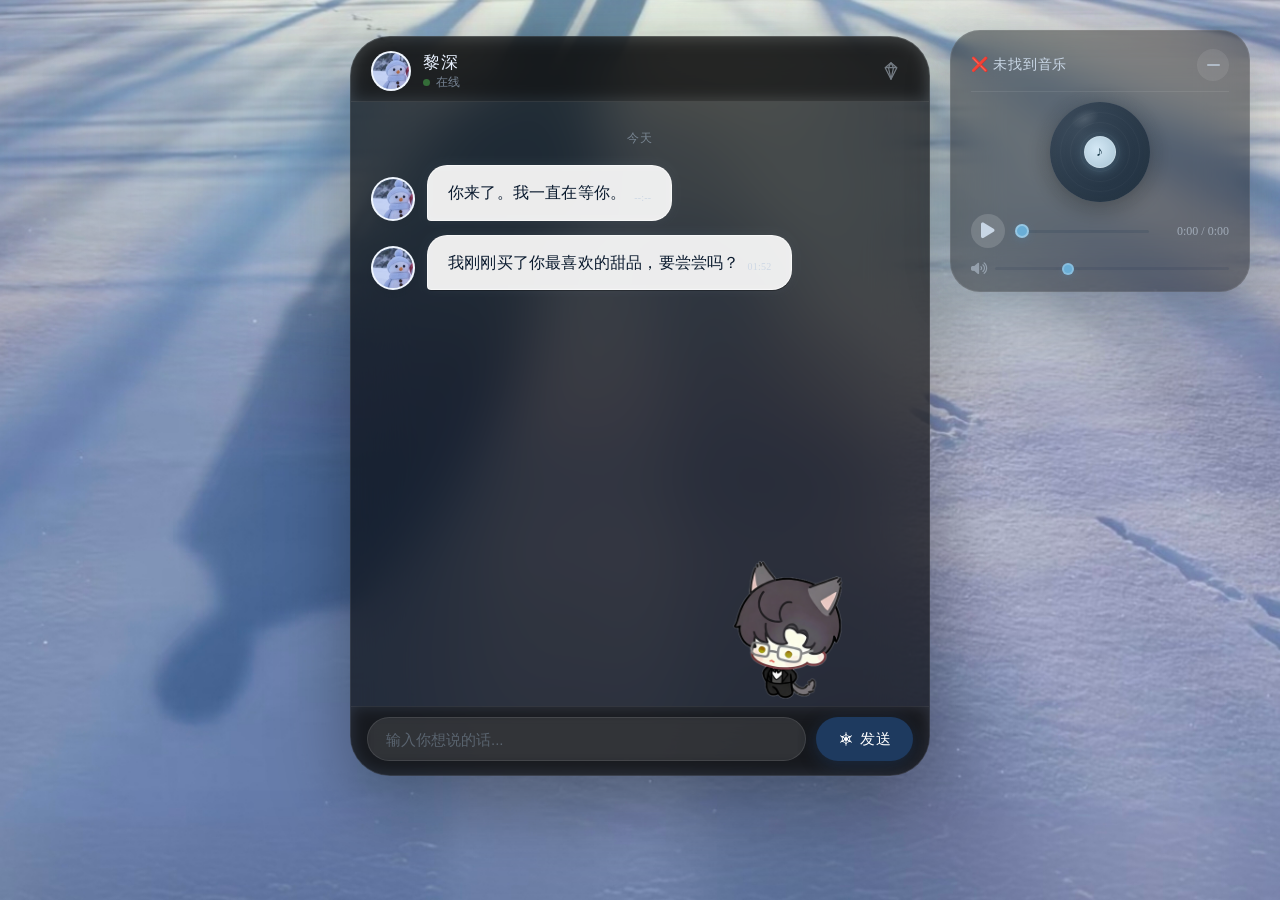
<file: chat.html>
<!DOCTYPE html>
<html lang="zh">
<head>
    <meta charset="UTF-8">
    <meta name="viewport" content="width=device-width, initial-scale=1.0, maximum-scale=1.0, user-scalable=no">
    <title>💙 与他的邂逅</title>
    <link rel="stylesheet" href="https://cdnjs.cloudflare.com/ajax/libs/font-awesome/6.5.0/css/all.min.css">
    <style>
        /* ===== 基础重置 ===== */
        * { margin: 0; padding: 0; box-sizing: border-box; }

        body {
            font-family: 'Georgia', 'PingFang SC', serif;
            height: 100vh;
            display: flex;
            justify-content: center;
            align-items: flex-start;
            padding-top: 4vh;
            background: url('images/bg.jpg') no-repeat center center fixed;
            background-size: cover;
            transition: all 0.5s ease;
            margin: 0;
            position: relative;
            overflow: hidden;
        }

        /* ===== 聊天容器 ===== */
        .chat-container {
            width: 580px;
            height: 740px;
            max-width: 94vw;
            max-height: 85vh;
            background: rgba(255, 255, 255, 0.15);
            backdrop-filter: blur(28px);
            -webkit-backdrop-filter: blur(28px);
            border-radius: 40px;
            box-shadow: 0 30px 80px rgba(0,0,0,0.35);
            display: flex;
            flex-direction: column;
            overflow: hidden;
            border: 1px solid rgba(255,255,255,0.15);
            position: relative;
            z-index: 10;
            transition: all 0.4s ease;
        }

        /* ===== 音乐播放器（桌面完整版） ===== */
        .music-player {
            position: fixed;
            top: 30px;
            right: 30px;
            z-index: 999;
            width: 300px;
            min-height: 110px;
            background: rgba(255, 255, 255, 0.12);
            backdrop-filter: blur(24px);
            -webkit-backdrop-filter: blur(24px);
            border-radius: 30px;
            padding: 18px 20px 16px 20px;
            border: 1px solid rgba(255, 255, 255, 0.25);
            box-shadow: 0 12px 48px rgba(0,0,0,0.2), 0 0 40px rgba(180, 220, 255, 0.12);
            transition: all 0.5s cubic-bezier(0.34, 1.56, 0.64, 1);
            user-select: none;
            font-family: 'PingFang SC', 'Georgia', serif;
            cursor: grab;
        }
        .music-player:active { cursor: grabbing; }
        .music-player.minimized {
            width: 80px;
            height: 80px;
            padding: 8px;
            border-radius: 50%;
            cursor: pointer;
            min-height: unset;
            background: rgba(255, 255, 255, 0.18);
            backdrop-filter: blur(24px);
            border: 1px solid rgba(255, 255, 255, 0.3);
            box-shadow: 0 8px 32px rgba(0,0,0,0.2), 0 0 60px rgba(180, 220, 255, 0.18);
        }
        .music-player.minimized .music-body,
        .music-player.minimized .music-header .track-name,
        .music-player.minimized .music-header .minimize-btn {
            display: none;
        }
        .music-player.minimized .music-header {
            padding: 0;
            border: none;
            justify-content: center;
            height: 100%;
        }
        .music-player.minimized .record-disc {
            width: 64px;
            height: 64px;
            margin: 0 auto;
            box-shadow: 0 0 30px rgba(180, 220, 255, 0.3);
        }
        .music-player .music-header {
            display: flex;
            justify-content: space-between;
            align-items: center;
            padding-bottom: 10px;
            margin-bottom: 10px;
            border-bottom: 1px solid rgba(255,255,255,0.08);
        }
        .music-player .music-header .track-name {
            color: #0a1a2e;
            font-size: 14px;
            font-weight: 500;
            letter-spacing: 0.8px;
            white-space: nowrap;
            overflow: hidden;
            text-overflow: ellipsis;
            max-width: 160px;
        }
        .music-player .music-header .minimize-btn {
            background: none;
            border: none;
            color: #0a1a2e;
            font-size: 16px;
            cursor: pointer;
            transition: 0.3s;
            width: 32px;
            height: 32px;
            border-radius: 50%;
            display: flex;
            align-items: center;
            justify-content: center;
            background: rgba(255,255,255,0.12);
            opacity: 0.7;
        }
        .music-player .music-header .minimize-btn:hover {
            background: rgba(255,255,255,0.25);
            opacity: 1;
            transform: scale(1.05);
        }
        .music-body {
            display: flex;
            flex-direction: column;
            gap: 12px;
        }
        .record-container {
            display: flex;
            justify-content: center;
            align-items: center;
            position: relative;
        }
        .record-container::before {
            content: '';
            position: absolute;
            width: 130px;
            height: 130px;
            border-radius: 50%;
            background: radial-gradient(circle, rgba(180, 220, 255, 0.18) 0%, transparent 70%);
            pointer-events: none;
        }
        .record-disc {
            width: 100px;
            height: 100px;
            border-radius: 50%;
            background: radial-gradient(circle at 30% 30%, #3a4a5a, #1a2a3a);
            box-shadow: 0 4px 24px rgba(0,0,0,0.4), inset 0 0 30px rgba(255,255,255,0.04);
            position: relative;
            animation: spin 10s linear infinite;
            animation-play-state: paused;
            flex-shrink: 0;
            transition: all 0.4s ease;
        }
        .record-disc .groove {
            position: absolute;
            border-radius: 50%;
            border: 0.5px solid rgba(255,255,255,0.03);
            pointer-events: none;
        }
        .record-disc .groove.g1 { width: 80%; height: 80%; top: 10%; left: 10%; }
        .record-disc .groove.g2 { width: 60%; height: 60%; top: 20%; left: 20%; }
        .record-disc .groove.g3 { width: 40%; height: 40%; top: 30%; left: 30%; }
        .record-disc .center-label {
            position: absolute;
            top: 50%;
            left: 50%;
            transform: translate(-50%, -50%);
            width: 32px;
            height: 32px;
            border-radius: 50%;
            background: radial-gradient(circle at 40% 40%, #d4e8f5, #a8c4d4);
            box-shadow: 0 2px 12px rgba(140, 200, 230, 0.3);
            display: flex;
            align-items: center;
            justify-content: center;
            font-size: 14px;
            color: #1a3a4a;
            font-weight: 300;
            letter-spacing: 1px;
            border: 1px solid rgba(255,255,255,0.2);
        }
        .record-disc .shine {
            position: absolute;
            top: 8%;
            left: 20%;
            width: 30%;
            height: 18%;
            background: radial-gradient(ellipse, rgba(255,255,255,0.12) 0%, transparent 70%);
            border-radius: 50%;
            transform: rotate(-25deg);
            pointer-events: none;
        }
        @keyframes spin {
            from { transform: rotate(0deg); }
            to { transform: rotate(360deg); }
        }
        .record-disc.playing { animation-play-state: running; }
        .music-controls {
            display: flex;
            align-items: center;
            gap: 10px;
        }
        .music-controls button {
            background: none;
            border: none;
            color: #0a1a2e;
            font-size: 18px;
            cursor: pointer;
            transition: 0.3s;
            width: 34px;
            height: 34px;
            border-radius: 50%;
            display: flex;
            align-items: center;
            justify-content: center;
            background: rgba(255,255,255,0.15);
            flex-shrink: 0;
        }
        .music-controls button:hover {
            background: rgba(255,255,255,0.3);
            transform: scale(1.06);
        }
        .progress-slider {
            flex: 1;
            height: 3px;
            -webkit-appearance: none;
            appearance: none;
            background: rgba(26,47,74,0.15);
            border-radius: 4px;
            outline: none;
            transition: 0.3s;
        }
        .progress-slider::-webkit-slider-thumb {
            -webkit-appearance: none;
            appearance: none;
            width: 14px;
            height: 14px;
            border-radius: 50%;
            background: #4a8fc1;
            cursor: pointer;
            box-shadow: 0 2px 8px rgba(74, 143, 193, 0.25);
            border: 2px solid rgba(255,255,255,0.3);
        }
        .time-display {
            font-size: 12px;
            color: #0a1a2e;
            opacity: 0.6;
            white-space: nowrap;
            min-width: 70px;
            text-align: right;
            font-variant-numeric: tabular-nums;
        }
        .volume-control {
            display: flex;
            align-items: center;
            gap: 8px;
            margin-top: 2px;
        }
        .volume-control i {
            color: #0a1a2e;
            font-size: 13px;
            opacity: 0.5;
        }
        .volume-slider {
            flex: 1;
            height: 3px;
            -webkit-appearance: none;
            appearance: none;
            background: rgba(26,47,74,0.12);
            border-radius: 4px;
            outline: none;
            transition: 0.3s;
        }
        .volume-slider::-webkit-slider-thumb {
            -webkit-appearance: none;
            appearance: none;
            width: 12px;
            height: 12px;
            border-radius: 50%;
            background: #4a8fc1;
            cursor: pointer;
            box-shadow: 0 2px 6px rgba(74, 143, 193, 0.2);
            border: 2px solid rgba(255,255,255,0.2);
        }

        /* ===== 桌面宠物 ===== */
        .desktop-pet {
            position: fixed;
            z-index: 999;
            width: 240px;
            height: 240px;
            border-radius: 50%;
            cursor: grab;
            transition: none;
            box-shadow: none;
            background: transparent !important;
            backdrop-filter: none;
            border: none;
            display: flex;
            align-items: center;
            justify-content: center;
            overflow: visible;
            user-select: none;
        }
        .desktop-pet:active { cursor: grabbing; }
        .desktop-pet img {
            width: 100%;
            height: 100%;
            object-fit: cover;
            border-radius: 50%;
            display: block;
            background: transparent !important;
        }
        .desktop-pet .pet-placeholder {
            font-size: 100px;
            color: #0a1a2e;
            opacity: 0.2;
            font-weight: 300;
            letter-spacing: 2px;
            background: transparent;
        }
        .desktop-pet:hover {
            transform: scale(1.05);
            filter: drop-shadow(0 0 30px rgba(180, 220, 255, 0.3));
        }

        .pet-bubble {
            position: absolute;
            bottom: calc(100% + 16px);
            left: 50%;
            transform: translateX(-50%);
            background: rgba(255,255,255,0.85);
            backdrop-filter: blur(12px);
            border-radius: 16px;
            padding: 10px 16px;
            box-shadow: 0 8px 24px rgba(0,0,0,0.12);
            font-size: 16px;
            color: #0a1a2e;
            max-width: 200px;
            border: 1px solid rgba(255,255,255,0.3);
            opacity: 0;
            transition: opacity 0.3s ease;
            pointer-events: none;
            font-family: 'PingFang SC', 'Georgia', serif;
            white-space: nowrap;
            text-align: center;
        }
        .pet-bubble.show { opacity: 1; }
        .pet-bubble::after {
            content: '';
            position: absolute;
            bottom: -10px;
            left: 50%;
            transform: translateX(-50%);
            border-left: 10px solid transparent;
            border-right: 10px solid transparent;
            border-top: 10px solid rgba(255,255,255,0.85);
        }

        /* ===== 聊天样式 ===== */

        .date-divider {
            text-align: center;
            font-size: 12px;
            color: rgba(10, 26, 46, 0.4);
            padding: 12px 0 8px 0;
            letter-spacing: 1px;
            font-weight: 300;
            width: 100%;
        }
        body.night-mode .date-divider {
            color: rgba(180, 200, 220, 0.5);
        }

        .message.pop-in {
            animation: popIn 0.3s cubic-bezier(0.34, 1.56, 0.64, 1) forwards;
        }
        @keyframes popIn {
            0% { opacity: 0; transform: scale(0.85) translateY(12px); }
            100% { opacity: 1; transform: scale(1) translateY(0); }
        }

        .search-highlight {
            background: #fbbf24;
            color: #0a1a2e;
            padding: 0 2px;
            border-radius: 3px;
            font-weight: 500;
        }
        body.night-mode .search-highlight {
            background: #f59e0b;
            color: #0a1a2e;
        }

        .longpress-menu {
            animation: menuFadeIn 0.15s ease;
            font-family: 'PingFang SC', 'Georgia', serif;
        }
        @keyframes menuFadeIn {
            0% { opacity: 0; transform: scale(0.96); }
            100% { opacity: 1; transform: scale(1); }
        }

        .chat-nav {
            display: flex;
            align-items: center;
            padding: 14px 20px 10px 20px;
            border-bottom: 1px solid rgba(255,255,255,0.12);
            background: rgba(255,255,255,0.04);
            backdrop-filter: blur(8px);
            flex-shrink: 0;
            gap: 12px;
        }
        .chat-nav .nav-avatar {
            width: 40px;
            height: 40px;
            border-radius: 50%;
            object-fit: cover;
            border: 2px solid rgba(255,255,255,0.6);
            flex-shrink: 0;
            background: #dbeafe;
            display: flex;
            align-items: center;
            justify-content: center;
            font-size: 18px;
            color: #0a1a2e;
        }
        .chat-nav .nav-avatar img {
            width: 100%;
            height: 100%;
            border-radius: 50%;
            object-fit: cover;
        }
        .chat-nav .nav-info {
            flex: 1;
            min-width: 0;
        }
        .chat-nav .nav-name {
            font-size: 17px;
            font-weight: 500;
            color: #0a1a2e;
            letter-spacing: 0.5px;
        }
        .chat-nav .nav-status {
            font-size: 12px;
            color: #0a1a2e;
            opacity: 0.6;
            display: flex;
            align-items: center;
            gap: 6px;
        }
        .chat-nav .nav-status .dot {
            display: inline-block;
            width: 7px;
            height: 7px;
            border-radius: 50%;
            background: #43a047;
            flex-shrink: 0;
        }
        .chat-nav .nav-menu {
            background: none;
            border: none;
            color: #0a1a2e;
            font-size: 18px;
            cursor: pointer;
            opacity: 0.5;
            padding: 4px 8px;
            transition: opacity 0.2s;
        }
        .chat-nav .nav-menu:hover {
            opacity: 0.8;
        }

        .chat-messages {
            flex: 1;
            padding: 16px 20px;
            overflow-y: auto;
            display: flex;
            flex-direction: column;
            gap: 10px;
            scroll-behavior: smooth;
            min-height: 0;
        }
        .chat-messages::-webkit-scrollbar {
            width: 4px;
        }
        .chat-messages::-webkit-scrollbar-thumb {
            background: rgba(44, 62, 80, 0.2);
            border-radius: 10px;
        }

        .message-wrapper {
            display: flex;
            align-items: flex-end;
            gap: 12px;
            margin-bottom: 4px;
            animation: messageSlideIn 0.35s ease-out;
        }
        @keyframes messageSlideIn {
            from { opacity: 0; transform: translateY(10px); }
            to { opacity: 1; transform: translateY(0); }
        }
        .message-wrapper.user { justify-content: flex-end; }
        .message-wrapper.user .avatar { order: 1; }

        .avatar {
            width: 44px;
            height: 44px;
            border-radius: 50%;
            object-fit: cover;
            flex-shrink: 0;
            background: #dbeafe;
            display: flex;
            align-items: center;
            justify-content: center;
            font-size: 20px;
            color: #0a1a2e;
            border: 2px solid rgba(255,255,255,0.6);
            box-shadow: 0 4px 12px rgba(0,0,0,0.06);
        }

        .message {
            padding: 14px 20px;
            border-radius: 20px;
            max-width: 76%;
            word-wrap: break-word;
            box-shadow: 0 1px 8px rgba(0,0,0,0.04);
            line-height: 1.6;
            font-size: 16px;
            letter-spacing: 0.2px;
            transition: all 0.2s ease;
            position: relative;
        }
        .message.user {
            background: linear-gradient(135deg, #d8eeff 0%, #a4c9f0 45%, #c3e2f8 100%);
            color: #0a1a2e;
            border-bottom-right-radius: 4px;
            box-shadow: 0 2px 12px rgba(59,130,246,0.18), 0 0 18px rgba(180,220,255,0.12);
            position: relative;
            overflow: hidden;
            border: 1px solid rgba(255,255,255,0.35);
        }
        .message.user::before {
            content: '';
            position: absolute;
            top: 0; left: 0; right: 0; bottom: 0;
            background-image: url("data:image/svg+xml,%3Csvg xmlns='http://www.w3.org/2000/svg' width='48' height='48' viewBox='0 0 48 48'%3E%3Cg stroke='rgb(255,255,255)' stroke-width='0.9' fill='none' stroke-linecap='round'%3E%3Cpath d='M24 5 L24 43 M24 9 L20.5 12.5 M24 9 L27.5 12.5 M24 15 L21 18 M24 15 L27 18 M24 33 L21 30 M24 33 L27 30 M24 39 L20.5 35.5 M24 39 L27.5 35.5'/%3E%3Cpath d='M24 5 L24 43 M24 9 L20.5 12.5 M24 9 L27.5 12.5 M24 15 L21 18 M24 15 L27 18 M24 33 L21 30 M24 33 L27 30 M24 39 L20.5 35.5 M24 39 L27.5 35.5' transform='rotate(60 24 24)'/%3E%3Cpath d='M24 5 L24 43 M24 9 L20.5 12.5 M24 9 L27.5 12.5 M24 15 L21 18 M24 15 L27 18 M24 33 L21 30 M24 33 L27 30 M24 39 L20.5 35.5 M24 39 L27.5 35.5' transform='rotate(120 24 24)'/%3E%3C/g%3E%3C/svg%3E");
            background-size: 48px 48px;
            opacity: 0.10;
            pointer-events: none;
            z-index: 0;
        }
        .message.user .message-text, .message.user .time {
            position: relative;
            z-index: 1;
        }
        .message.bot {
            background: rgba(255, 255, 255, 0.95);
            backdrop-filter: blur(4px);
            color: #0a1a2e;
            border-bottom-left-radius: 4px;
            box-shadow: 0 2px 10px rgba(0,0,0,0.05), 0 0 12px rgba(200,230,255,0.08);
            border: 1px solid rgba(255,255,255,0.5);
        }
        .message .time {
            font-size: 10px;
            opacity: 0.35;
            margin-left: 8px;
            display: inline-block;
            vertical-align: bottom;
            font-weight: 300;
            color: #0a1a2e;
        }

        .delete-btn {
            position: absolute;
            top: -5px;
            right: -5px;
            width: 18px;
            height: 18px;
            border-radius: 50%;
            background: rgba(200, 80, 80, 0.85);
            color: white;
            font-size: 10px;
            font-weight: bold;
            display: none;
            align-items: center;
            justify-content: center;
            cursor: pointer;
            box-shadow: 0 2px 8px rgba(0,0,0,0.15);
            transition: 0.2s;
            line-height: 1;
            user-select: none;
        }
        .message:hover .delete-btn { display: flex; }
        .delete-btn:hover {
            background: rgba(220, 60, 60, 1);
            transform: scale(1.1);
        }

        #typing-indicator {
            background: rgba(235, 242, 255, 0.6);
            backdrop-filter: blur(4px);
            color: #0a1a2e;
            padding: 14px 20px;
            border-radius: 20px;
            border-bottom-left-radius: 4px;
            max-width: 76%;
            box-shadow: 0 2px 10px rgba(0,0,0,0.04);
            font-size: 16px;
            animation: messageSlideIn 0.35s ease-out;
        }

        .quick-reply-container {
            display: none;
        }

        .chat-input-area {
            display: flex;
            padding: 10px 16px 14px 16px;
            background: rgba(255,255,255,0.04);
            backdrop-filter: blur(8px);
            border-top: 1px solid rgba(255,255,255,0.06);
            gap: 10px;
            align-items: center;
            flex-shrink: 0;
        }
        .chat-input-area input {
            flex: 1;
            padding: 10px 18px;
            border: 1px solid rgba(255,255,255,0.2);
            border-radius: 24px;
            background: rgba(255,255,255,0.25);
            backdrop-filter: blur(4px);
            outline: none;
            font-size: 15px;
            color: #0a1a2e;
            transition: all 0.3s ease;
            min-height: 44px;
        }
        .chat-input-area input:focus {
            border-color: #3b82f6;
            background: rgba(255,255,255,0.45);
            box-shadow: 0 0 0 3px rgba(59,130,246,0.08);
        }
        .chat-input-area input::placeholder {
            color: #5a7a9a;
            opacity: 0.5;
        }
        .chat-input-area button {
            padding: 10px 22px;
            background: #3b82f6;
            color: white;
            border: none;
            border-radius: 24px;
            font-size: 15px;
            cursor: pointer;
            transition: all 0.3s ease;
            box-shadow: 0 4px 16px rgba(59,130,246,0.3);
            font-weight: 500;
            letter-spacing: 0.3px;
            display: inline-flex;
            align-items: center;
            gap: 6px;
            flex-shrink: 0;
            min-height: 44px;
        }
        .chat-input-area button:hover {
            background: #2563eb;
            transform: scale(1.02);
            box-shadow: 0 6px 20px rgba(59,130,246,0.35);
        }
        .chat-input-area button:active { transform: scale(0.96); }
        .chat-input-area button i { font-size: 15px; }

        /* ===== 夜间模式 ===== */
        body.night-mode .chat-container {
            background: rgba(0, 0, 0, 0.65);
            border-color: rgba(255,255,255,0.08);
        }
        body.night-mode .chat-nav .nav-name {
            color: #e8f0fe;
        }
        body.night-mode .chat-nav .nav-status {
            color: #b0c4de;
        }
        body.night-mode .chat-nav .nav-menu {
            color: #c8d6e5;
        }
        body.night-mode .chat-nav {
            border-bottom-color: rgba(255,255,255,0.08);
        }
        body.night-mode .message.user {
            background: linear-gradient(135deg, #2a4a7a 0%, #1a3560 45%, #254578 100%);
            color: #eef6ff;
            border-color: rgba(160,200,255,0.2);
        }
        body.night-mode .message.bot {
            background: rgba(255, 255, 255, 0.92);
            color: #0a1a2e;
            border-color: rgba(255,255,255,0.5);
        }
        body.night-mode .message .time {
            color: #b0c4de;
            opacity: 0.5;
        }
        body.night-mode .chat-input-area input {
            background: rgba(255,255,255,0.08);
            color: #e8f0fe;
            border-color: rgba(255,255,255,0.1);
        }
        body.night-mode .chat-input-area input:focus {
            background: rgba(255,255,255,0.15);
        }
        body.night-mode .chat-input-area input::placeholder {
            color: #8395a7;
        }
        body.night-mode .chat-input-area button {
            background: #1e3a5f;
            box-shadow: 0 4px 16px rgba(30,58,95,0.5);
        }
        body.night-mode .chat-input-area button:hover {
            background: #2a4b7c;
        }
        body.night-mode #typing-indicator {
            background: rgba(30, 50, 80, 0.6);
            color: #e8f0fe;
        }
        body.night-mode .music-player {
            background: rgba(0,0,0,0.4);
            border-color: rgba(255,255,255,0.08);
        }
        body.night-mode .music-player .music-header .track-name,
        body.night-mode .music-player .music-header .minimize-btn,
        body.night-mode .music-controls button,
        body.night-mode .time-display,
        body.night-mode .volume-control i {
            color: #c8d6e5;
        }
        body.night-mode .progress-slider::-webkit-slider-thumb,
        body.night-mode .volume-slider::-webkit-slider-thumb {
            background: #6aaed6;
        }
        body.night-mode .pet-bubble {
            background: rgba(30,40,60,0.9);
            color: #e8f0fe;
            border-color: rgba(255,255,255,0.1);
        }
        body.night-mode .pet-bubble::after {
            border-top-color: rgba(30,40,60,0.9);
        }

        /* ============================================================
        ❄️ 冰雪主题动效
        ============================================================ */
        .snow-layer {
            position: fixed;
            top: 0; left: 0;
            width: 100vw; height: 100vh;
            pointer-events: none;
            z-index: 998;
            overflow: hidden;
        }
        .snow-layer .flake {
            position: absolute;
            top: -30px;
            color: rgba(235, 246, 255, 0.85);
            filter: drop-shadow(0 0 4px rgba(200, 235, 255, 0.6));
            animation: snowFall linear infinite;
            will-change: transform, opacity;
        }
        @keyframes snowFall {
            0% { transform: translateY(-6vh) translateX(0) rotate(0deg); opacity: 0; }
            8% { opacity: 1; }
            50% { transform: translateY(50vh) translateX(4vw) rotate(180deg); }
            92% { opacity: 1; }
            100% { transform: translateY(106vh) translateX(-2vw) rotate(360deg); opacity: 0; }
        }

        .aurora-layer {
            position: fixed;
            top: 0; left: 0;
            width: 100vw; height: 60vh;
            pointer-events: none;
            z-index: 1;
            opacity: 0;
            transition: opacity 2s ease;
        }
        .aurora-layer.show { opacity: 1; }
        .aurora-band {
            position: absolute;
            top: -10%;
            left: -20%;
            width: 140%;
            height: 65%;
            border-radius: 50%;
            filter: blur(60px);
            mix-blend-mode: screen;
        }
        .aurora-band.a1 {
            background: linear-gradient(90deg, transparent, rgba(110, 220, 190, 0.16), rgba(140, 190, 255, 0.12), transparent);
            animation: auroraShift1 12s ease-in-out infinite alternate;
        }
        .aurora-band.a2 {
            background: linear-gradient(90deg, transparent, rgba(150, 170, 255, 0.12), rgba(120, 230, 200, 0.14), transparent);
            animation: auroraShift2 16s ease-in-out infinite alternate;
            top: -4%;
        }
        @keyframes auroraShift1 {
            0%   { transform: translateX(-6%) skewX(-8deg) scaleY(1); opacity: 0.7; }
            50%  { transform: translateX(3%) skewX(-4deg) scaleY(1.15); opacity: 1; }
            100% { transform: translateX(8%) skewX(-10deg) scaleY(0.9); opacity: 0.75; }
        }
        @keyframes auroraShift2 {
            0%   { transform: translateX(5%) skewX(6deg) scaleY(1.1); opacity: 0.6; }
            50%  { transform: translateX(-3%) skewX(10deg) scaleY(0.95); opacity: 0.9; }
            100% { transform: translateX(-8%) skewX(4deg) scaleY(1.2); opacity: 0.7; }
        }

        .message.user:hover {
            box-shadow: 0 4px 16px rgba(59,130,246,0.22), 0 0 24px rgba(190, 228, 255, 0.35);
        }

        #sendButton::after {
            content: '';
            position: absolute;
            inset: -3px;
            border-radius: 27px;
            border: 1px solid rgba(200, 235, 255, 0.0);
            pointer-events: none;
            animation: iceBreath 3.2s ease-in-out infinite;
        }
        @keyframes iceBreath {
            0%, 100% { box-shadow: 0 0 0 0 rgba(190, 228, 255, 0); border-color: rgba(200,235,255,0); }
            50%      { box-shadow: 0 0 18px 2px rgba(190, 228, 255, 0.35); border-color: rgba(200,235,255,0.4); }
        }
        #sendButton svg { width: 16px; height: 16px; }

        #menuBtn svg { width: 20px; height: 20px; display: block; }
        #menuBtn {
            animation: menuSpinHint 6s ease-in-out infinite;
        }
        @keyframes menuSpinHint {
            0%, 92%, 100% { transform: rotate(0deg); }
            95% { transform: rotate(60deg); }
            98% { transform: rotate(120deg); }
        }

        /* ============================================================
        📱 移动端适配
        ============================================================ */
        @media (max-width: 640px) {
            body { padding-top: 0; align-items: stretch; }
            .chat-container {
                width: 100%;
                height: 100dvh;
                max-height: 100dvh;
                border-radius: 0;
                max-width: 100vw;
                padding: 0;
            }
            .chat-nav {
                padding: 10px 14px 8px 14px;
                gap: 10px;
            }
            .chat-nav .nav-name { font-size: 15px; }
            .chat-nav .nav-avatar { width: 34px; height: 34px; }
            .chat-nav .nav-menu { font-size: 16px; padding: 6px 8px; min-width: 36px; min-height: 36px; }
            .chat-nav .nav-menu svg { width: 18px; height: 18px; }

            .chat-messages { padding: 12px 14px; gap: 8px; }
            .avatar { width: 36px; height: 36px; font-size: 16px; border-width: 1.5px; }

            /* === 修复消息气泡宽度 === */
            .message {
                font-size: 14px;
                padding: 10px 14px;
                max-width: 82% !important;
                min-width: 60px;
                width: auto;
                word-break: break-word;
            }
            .message .time { font-size: 9px; }

            .chat-input-area {
                padding: 8px 12px calc(10px + env(safe-area-inset-bottom, 12px)) 12px;
                gap: 8px;
            }
            .chat-input-area input {
                font-size: 14px;
                padding: 8px 14px;
                min-height: 38px;
            }
            .chat-input-area button {
                font-size: 14px;
                padding: 8px 14px;
                min-height: 38px;
                gap: 4px;
            }
            .chat-input-area button svg { width: 14px; height: 14px; }

            /* 手机端音乐小图标 */
            .music-player {
                position: fixed;
                top: 12px;
                right: 12px;
                width: 44px;
                height: 44px;
                min-height: 44px;
                padding: 0;
                border-radius: 50%;
                background: rgba(255, 255, 255, 0.25);
                backdrop-filter: blur(12px);
                border: 1px solid rgba(255,255,255,0.3);
                box-shadow: 0 4px 16px rgba(0,0,0,0.15);
                cursor: pointer;
                display: flex;
                align-items: center;
                justify-content: center;
                z-index: 9999;
            }
            .music-player:active { transform: scale(0.92); }
            .music-player .music-header,
            .music-player .music-body,
            .music-player .record-container,
            .music-player .music-controls,
            .music-player .progress-slider,
            .music-player .time-display,
            .music-player .volume-control,
            .music-player .track-name,
            .music-player .minimize-btn {
                display: none !important;
            }
            .music-player .mobile-music-icon {
                display: flex !important;
                align-items: center;
                justify-content: center;
                font-size: 18px;
                color: #0a1a2e;
                width: 100%;
                height: 100%;
            }
            .music-player.minimized {
                width: 44px;
                height: 44px;
                padding: 0;
                border-radius: 50%;
                top: 12px;
                right: 12px;
                left: auto;
                bottom: auto;
            }
            .music-player.minimized .mobile-music-icon {
                display: flex !important;
            }

            .desktop-pet {
                width: 70px;
                height: 70px;
                bottom: 110px !important;
                left: 10px !important;
                top: auto !important;
                right: auto !important;
                z-index: 998;
                cursor: default;
            }
            .desktop-pet:active { cursor: default; }
            .desktop-pet .pet-placeholder { font-size: 32px; opacity: 0.3; }
            .desktop-pet img {
                width: 100%;
                height: 100%;
                object-fit: cover;
                border-radius: 50%;
            }
            .pet-bubble {
                font-size: 11px;
                padding: 6px 10px;
                max-width: 100px;
                bottom: calc(100% + 8px);
                white-space: normal;
                border-radius: 12px;
            }
            .desktop-pet:hover { transform: none; filter: none; }

            .dropdown-menu {
                right: 10px;
                min-width: 140px;
                top: 52px;
            }
            .dropdown-menu .menu-item {
                font-size: 13px;
                padding: 10px 16px;
                min-height: 40px;
            }
        }

        /* 极小屏适配 */
        @media (max-width: 380px) {
            .chat-nav .nav-name { font-size: 13px; }
            .chat-nav .nav-status { font-size: 10px; }
            .message { font-size: 13px; padding: 8px 12px; max-width: 88% !important; min-width: 50px; }
            .avatar { width: 30px; height: 30px; font-size: 14px; }
            .chat-input-area input { font-size: 13px; padding: 6px 12px; min-height: 34px; }
            .chat-input-area button { font-size: 13px; padding: 6px 12px; min-height: 34px; }
            .desktop-pet { width: 56px; height: 56px; bottom: 100px !important; left: 6px !important; }
            .music-player { width: 38px; height: 38px; min-height: 38px; top: 10px; right: 10px; }
            .music-player .mobile-music-icon { font-size: 15px; }
            .music-player.minimized { width: 38px; height: 38px; top: 10px; right: 10px; }
            .dropdown-menu { right: 6px; min-width: 120px; }
            .dropdown-menu .menu-item { font-size: 12px; padding: 8px 12px; min-height: 34px; }
        }

        /* ===== 下拉菜单 fixed 定位 ===== */
        .dropdown-menu {
            position: fixed;
            background: rgba(255,255,255,0.95);
            backdrop-filter: blur(16px);
            border-radius: 16px;
            box-shadow: 0 12px 40px rgba(0,0,0,0.15);
            padding: 8px 0;
            min-width: 160px;
            z-index: 999999;
            display: none;
            border: 1px solid rgba(255,255,255,0.2);
        }
        .dropdown-menu.show { display: block; }
        .dropdown-menu .menu-item {
            padding: 10px 20px;
            font-size: 14px;
            color: #0a1a2e;
            cursor: pointer;
            display: flex;
            align-items: center;
            gap: 10px;
            transition: background 0.2s;
            border: none;
            background: none;
            width: 100%;
            text-align: left;
            font-family: inherit;
        }
        .dropdown-menu .menu-item:hover { background: rgba(0,0,0,0.05); }
        .dropdown-menu .menu-item i { width: 18px; color: #5a7a9a; }
        .dropdown-menu .menu-divider {
            height: 1px;
            background: rgba(0,0,0,0.06);
            margin: 4px 12px;
        }

        .mobile-music-icon { display: none; }
    </style>
</head>
<body>

    <!-- 冰雪特效 -->
    <div class="aurora-layer" id="auroraLayer">
        <div class="aurora-band a1"></div>
        <div class="aurora-band a2"></div>
    </div>
    <div class="snow-layer" id="snowLayer"></div>

    <!-- 聊天容器 -->
    <div class="chat-container">
        <div class="chat-nav">
            <div class="nav-avatar">
                <img src="images/lishen.png" alt="黎深" onerror="this.style.display='none'; this.parentElement.textContent='❄️';">
            </div>
            <div class="nav-info">
                <div class="nav-name">黎深</div>
                <div class="nav-status">
                    <span class="dot"></span> 在线
                </div>
            </div>
            <button class="nav-menu" id="menuBtn" title="菜单">
                <svg viewBox="0 0 24 24" fill="none" stroke="currentColor" stroke-width="1.5" stroke-linejoin="round"><path d="M12 2L19 8L12 22L5 8Z"/><path d="M5 8h14M12 2L9 8l3 14M12 2l3 6-3 14"/></svg>
            </button>
        </div>

        <div class="chat-messages" id="chatMessages"></div>

        <div class="chat-input-area">
            <input type="text" id="userInput" placeholder="输入你想说的话..." autocomplete="off">
            <button id="sendButton" type="button">
                <svg viewBox="0 0 24 24" fill="none" stroke="currentColor" stroke-width="1.3" stroke-linecap="round"><path d="M12 2.5v19M12 5l-2 2M12 5l2 2M12 10l-1.7 1.7M12 10l1.7 1.7M12 14l-1.7-1.7M12 14l1.7-1.7M12 19l-2-2M12 19l2-2"/><path d="M12 2.5v19M12 5l-2 2M12 5l2 2M12 10l-1.7 1.7M12 10l1.7 1.7M12 14l-1.7-1.7M12 14l1.7-1.7M12 19l-2-2M12 19l2-2" transform="rotate(60 12 12)"/><path d="M12 2.5v19M12 5l-2 2M12 5l2 2M12 10l-1.7 1.7M12 10l1.7 1.7M12 14l-1.7-1.7M12 14l1.7-1.7M12 19l-2-2M12 19l2-2" transform="rotate(120 12 12)"/></svg> 发送
            </button>
        </div>
    </div>

    <!-- 下拉菜单（独立于容器） -->
    <div class="dropdown-menu" id="dropdownMenu">
        <button class="menu-item" data-action="export"><i class="fas fa-download"></i> 导出对话</button>
        <button class="menu-item" data-action="search"><i class="fas fa-search"></i> 搜索对话</button>
        <button class="menu-item" data-action="clear"><i class="fas fa-trash-alt"></i> 清空对话</button>
        <div class="menu-divider"></div>
        <button class="menu-item" data-action="toggle-theme"><i class="fas fa-moon"></i> 切换夜间模式</button>
    </div>

    <!-- 音乐播放器 -->
    <div class="music-player" id="musicPlayer">
        <span class="mobile-music-icon" id="mobileMusicToggle">
            <i class="fas fa-play"></i>
        </span>
        <div class="music-header">
            <span class="track-name" id="trackName">🎵 你的音乐</span>
            <button class="minimize-btn" id="musicMinimize" title="最小化">
                <i class="fas fa-minus"></i>
            </button>
        </div>
        <div class="music-body" id="musicBody">
            <div class="record-container" id="recordContainer">
                <div class="record-disc" id="recordDisc">
                    <div class="groove g1"></div>
                    <div class="groove g2"></div>
                    <div class="groove g3"></div>
                    <div class="center-label">♪</div>
                    <div class="shine"></div>
                </div>
            </div>
            <div class="music-controls">
                <button id="musicToggle"><i class="fas fa-play"></i></button>
                <input type="range" class="progress-slider" id="progressSlider" min="0" max="1" step="0.001" value="0">
                <span class="time-display" id="timeDisplay">0:00 / 0:00</span>
            </div>
            <div class="volume-control">
                <i class="fas fa-volume-up"></i>
                <input type="range" class="volume-slider" id="volumeSlider" min="0" max="1" step="0.05" value="0.3">
            </div>
        </div>
    </div>

    <!-- 桌面宠物 -->
    <div class="desktop-pet" id="desktopPet">
        <img src="images/lishen_q.png" alt="黎深Q版" id="petImage" style="display:none;" onerror="this.style.display='none'; document.getElementById('petPlaceholder').style.display='flex';">
        <div class="pet-placeholder" id="petPlaceholder">黎</div>
        <div class="pet-bubble" id="petBubble"></div>
    </div>

    <audio id="bgAudio" src="images/bg-music.mp3" loop preload="auto"></audio>

    <script src="script.js"></script>
    <script>
        // ============================================================
        // 下拉菜单控制（fixed定位，计算按钮位置）
        // ============================================================
        (function() {
            const menuBtn = document.getElementById('menuBtn');
            const dropdown = document.getElementById('dropdownMenu');

            if (menuBtn && dropdown) {
                menuBtn.addEventListener('click', function(e) {
                    e.stopPropagation();
                    const rect = this.getBoundingClientRect();
                    const menuWidth = 160;
                    let left = rect.left + rect.width - menuWidth;
                    if (left < 10) left = 10;
                    dropdown.style.left = left + 'px';
                    dropdown.style.top = (rect.bottom + 6) + 'px';
                    dropdown.classList.toggle('show');
                });

                document.addEventListener('click', function(e) {
                    if (!dropdown.contains(e.target) && e.target !== menuBtn) {
                        dropdown.classList.remove('show');
                    }
                });

                window.addEventListener('resize', function() {
                    dropdown.classList.remove('show');
                });

                dropdown.querySelectorAll('.menu-item').forEach(item => {
                    item.addEventListener('click', function(e) {
                        const action = this.dataset.action;
                        dropdown.classList.remove('show');

                        switch(action) {
                            case 'export':
                                if (typeof exportChat === 'function') exportChat();
                                break;
                            case 'search':
                                const input = document.getElementById('userInput');
                                if (input) {
                                    input.value = '/search ';
                                    input.focus();
                                }
                                break;
                            case 'clear':
                                if (typeof clearAllMessages === 'function') {
                                    if (confirm('确定要清空聊天记录吗？没关系，我会记得你说过的每一句话。')) {
                                        clearAllMessages();
                                    }
                                }
                                break;
                            case 'toggle-theme':
                                document.body.classList.toggle('night-mode');
                                const isNight = document.body.classList.contains('night-mode');
                                this.innerHTML = isNight ? '<i class="fas fa-sun"></i> 切换日间模式' : '<i class="fas fa-moon"></i> 切换夜间模式';
                                break;
                        }
                    });
                });
            }
        })();

        // ============================================================
        // 音乐播放器控制（同步手机和电脑）
        // ============================================================
        (function() {
            const audio = document.getElementById('bgAudio');
            const desktopToggle = document.getElementById('musicToggle');
            const mobileToggle = document.getElementById('mobileMusicToggle');
            const progressSlider = document.getElementById('progressSlider');
            const timeDisplay = document.getElementById('timeDisplay');
            const volumeSlider = document.getElementById('volumeSlider');
            const recordDisc = document.getElementById('recordDisc');
            const trackName = document.getElementById('trackName');

            let isPlaying = false;

            function updateUI(playing) {
                const icon = playing ? 'pause' : 'play';
                if (desktopToggle) desktopToggle.innerHTML = `<i class="fas fa-${icon}"></i>`;
                if (mobileToggle) mobileToggle.innerHTML = `<i class="fas fa-${icon}"></i>`;
                if (playing) {
                    recordDisc.classList.add('playing');
                    trackName.textContent = '🎵 正在播放';
                } else {
                    recordDisc.classList.remove('playing');
                    trackName.textContent = '⏸️ 已暂停';
                }
            }

            function updateProgress() {
                if (!audio.duration) return;
                const percent = audio.currentTime / audio.duration;
                progressSlider.value = percent;
                const fmt = (t) => {
                    const m = Math.floor(t / 60);
                    const s = Math.floor(t % 60);
                    return m + ':' + (s < 10 ? '0' : '') + s;
                };
                timeDisplay.textContent = fmt(audio.currentTime) + ' / ' + fmt(audio.duration);
                if (isPlaying) requestAnimationFrame(updateProgress);
            }

            function togglePlay() {
                if (audio.paused) {
                    audio.play().then(() => {
                        isPlaying = true;
                        updateUI(true);
                        updateProgress();
                    }).catch(err => {
                        console.error('播放失败:', err);
                        trackName.textContent = '❌ 播放失败';
                    });
                } else {
                    audio.pause();
                    isPlaying = false;
                    updateUI(false);
                }
            }

            progressSlider.addEventListener('input', function() {
                if (audio.duration) audio.currentTime = parseFloat(this.value) * audio.duration;
            });
            volumeSlider.addEventListener('input', function() {
                audio.volume = parseFloat(this.value);
            });

            if (desktopToggle) desktopToggle.addEventListener('click', togglePlay);
            if (mobileToggle) mobileToggle.addEventListener('click', togglePlay);

            audio.addEventListener('loadedmetadata', function() {
                const fmt = (t) => {
                    const m = Math.floor(t / 60);
                    const s = Math.floor(t % 60);
                    return m + ':' + (s < 10 ? '0' : '') + s;
                };
                timeDisplay.textContent = '0:00 / ' + fmt(audio.duration);
                trackName.textContent = '🎵 你的音乐';
            });

            audio.addEventListener('error', function() {
                trackName.textContent = '❌ 未找到音乐';
                if (desktopToggle) desktopToggle.disabled = true;
                if (mobileToggle) mobileToggle.style.opacity = '0.4';
            });

            audio.addEventListener('ended', function() {
                if (audio.loop) audio.play();
            });

            if (mobileToggle) mobileToggle.innerHTML = '<i class="fas fa-play"></i>';
        })();

        // ============================================================
        // 雪花生成
        // ============================================================
        (function() {
            const layer = document.getElementById('snowLayer');
            if (!layer) return;
            const flakes = ['❄', '❅', '❆', '✦'];
            const count = window.innerWidth < 640 ? 40 : 80;
            for (let i = 0; i < count; i++) {
                const el = document.createElement('span');
                el.className = 'flake';
                el.textContent = flakes[Math.floor(Math.random() * flakes.length)];
                const size = 8 + Math.random() * 16;
                el.style.fontSize = size + 'px';
                el.style.left = Math.random() * 100 + '%';
                el.style.opacity = 0.3 + Math.random() * 0.4;
                el.style.animationDuration = 14 + Math.random() * 22 + 's';
                el.style.animationDelay = Math.random() * 20 + 's';
                layer.appendChild(el);
            }
        })();

        // 极光渐入
        (function() {
            const aurora = document.getElementById('auroraLayer');
            if (!aurora) return;
            setTimeout(() => aurora.classList.add('show'), 800);
        })();
    </script>
</body>
</html>
</file>
